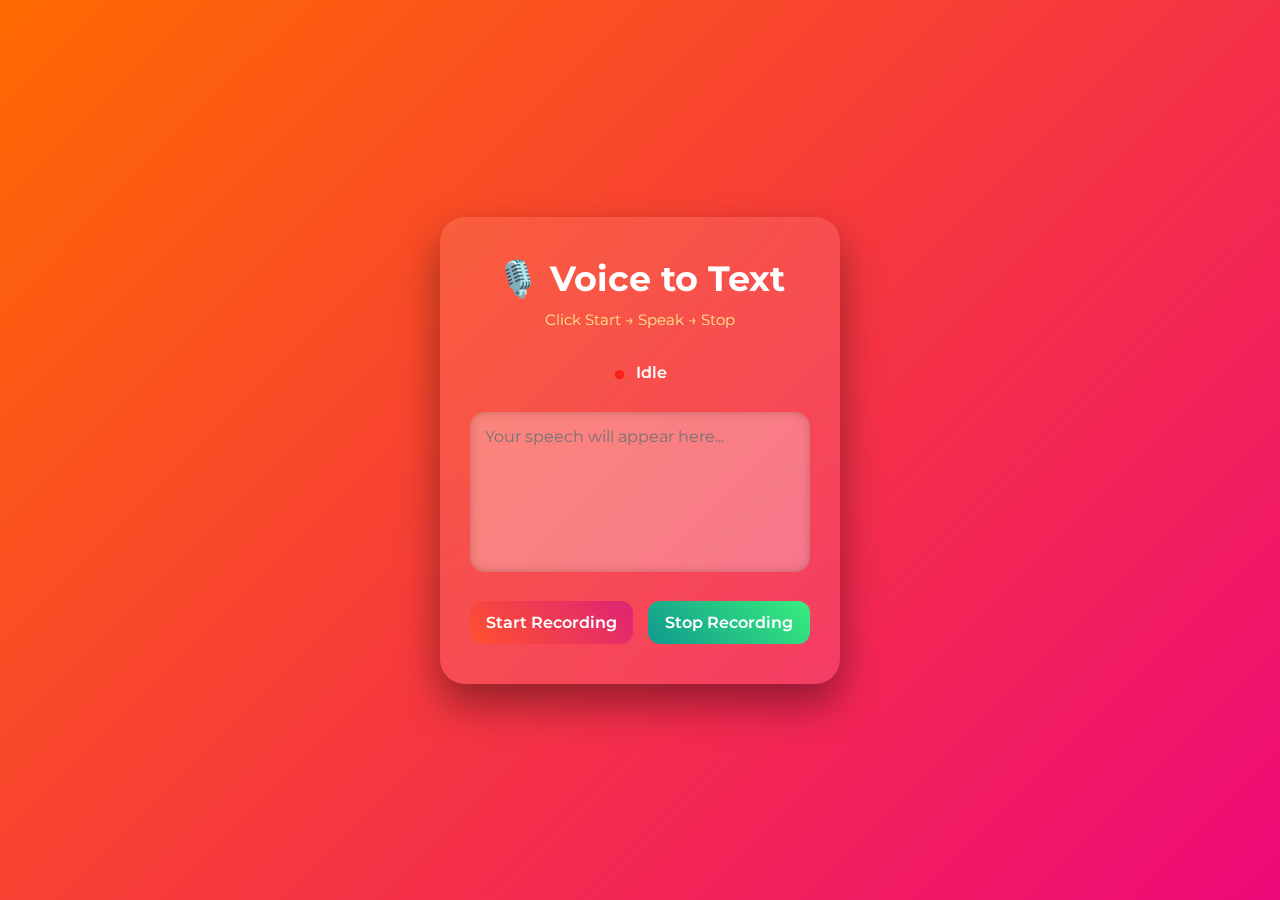
<file: index.html>
<!DOCTYPE html>
<html lang="en">
<head>
<meta charset="UTF-8">
<title>Voice to Text</title>
<style>
  @import url('https://fonts.googleapis.com/css2?family=Montserrat:wght@400;600&display=swap');

  * {
    margin: 0;
    padding: 0;
    box-sizing: border-box;
    font-family: 'Montserrat', sans-serif;
  }

  body {
    height: 100vh;
    display: flex;
    justify-content: center;
    align-items: center;
    background: linear-gradient(135deg, #ff6a00, #ee0979);
    color: #fff;
  }

  .container {
    background: rgba(255, 255, 255, 0.1);
    backdrop-filter: blur(15px);
    border-radius: 25px;
    padding: 40px 30px;
    width: 400px;
    text-align: center;
    box-shadow: 0 20px 40px rgba(0,0,0,0.4);
    transition: transform 0.3s ease;
  }

  .container:hover {
    transform: scale(1.02);
  }

  h1 {
    font-size: 2.2em;
    margin-bottom: 10px;
  }

  .subtitle {
    font-size: 0.95em;
    margin-bottom: 30px;
    color: #fce38a;
  }

  .status {
    display: flex;
    align-items: center;
    justify-content: center;
    margin-bottom: 25px;
  }

  #recordDot {
    color: red;
    font-size: 1.4em;
    margin-right: 10px;
    animation: pulse 1s infinite;
    opacity: 0.6;
  }

  #statusText {
    font-weight: 600;
    font-size: 1em;
    color: #fff;
  }

  @keyframes pulse {
    0%, 100% { opacity: 0.6; transform: scale(1); }
    50% { opacity: 1; transform: scale(1.3); }
  }

  textarea {
    width: 100%;
    height: 160px;
    border-radius: 15px;
    border: none;
    padding: 15px;
    font-size: 1em;
    resize: none;
    outline: none;
    background: rgba(255, 255, 255, 0.2);
    color: #fff;
    margin-bottom: 25px;
    backdrop-filter: blur(5px);
    box-shadow: inset 0 0 10px rgba(0,0,0,0.2);
  }

  .buttons {
    display: flex;
    gap: 15px;
    justify-content: center;
  }

  button {
    flex: 1;
    padding: 12px 0;
    border-radius: 12px;
    border: none;
    font-size: 1em;
    font-weight: 600;
    cursor: pointer;
    transition: all 0.3s ease;
    color: #fff;
  }

  #startBtn {
    background: linear-gradient(45deg, #ff512f, #dd2476);
  }

  #startBtn:hover {
    background: linear-gradient(45deg, #ff416c, #ff4b2b);
    transform: scale(1.05);
  }

  #stopBtn {
    background: linear-gradient(45deg, #11998e, #38ef7d);
  }

  #stopBtn:hover {
    background: linear-gradient(45deg, #43cea2, #185a9d);
    transform: scale(1.05);
  }

  button:disabled {
    background: rgba(255, 255, 255, 0.3);
    cursor: not-allowed;
  }

</style>
</head>
<body>
  <div class="container">
    <h1>🎙️ Voice to Text</h1>
    <p class="subtitle">Click Start → Speak → Stop</p>

    <div class="status">
      <span id="recordDot">●</span>
      <span id="statusText">Idle</span>
    </div>

    <textarea id="output" placeholder="Your speech will appear here..."></textarea>

    <div class="buttons">
      <button id="startBtn">Start Recording</button>
      <button id="stopBtn" disabled>Stop Recording</button>
    </div>
  </div>

  <script src="app.js"></script>
</body>
</html>
</file>
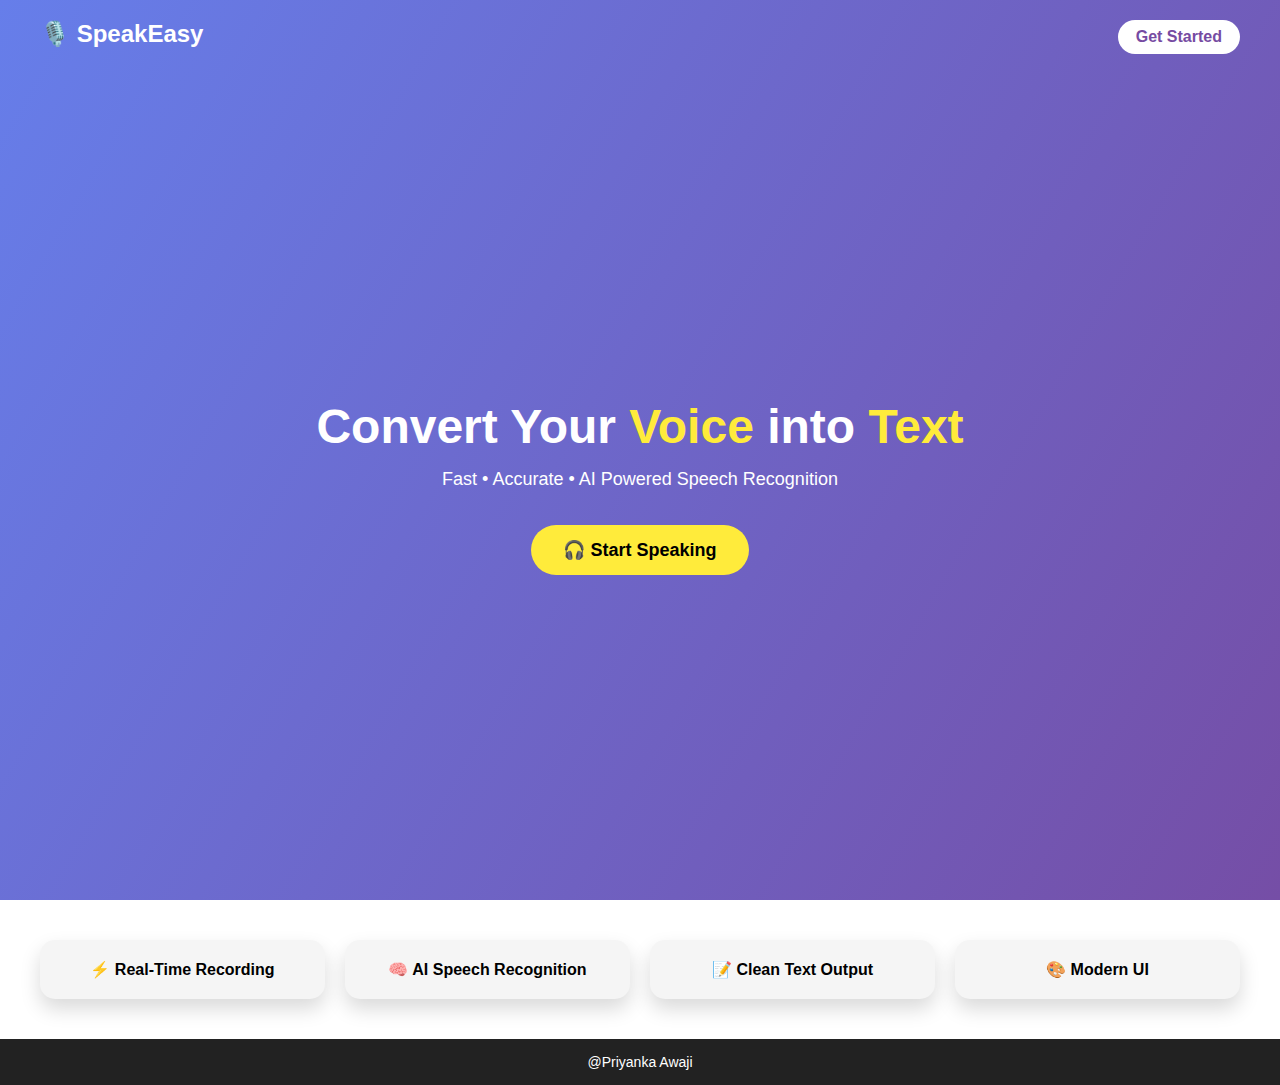
<file: landing.html>
<!DOCTYPE html>
<html lang="en">
<head>
  <meta charset="UTF-8">
  <title>Voice to Text App</title>
  <link rel="stylesheet" href="landing.css">
</head>
<body>

  <div class="hero">
    <nav>
      <h2>🎙️ SpeakEasy</h2>
      <a href="index.html" class="nav-btn">Get Started</a>
    </nav>

    <div class="hero-content">
      <h1>Convert Your <span>Voice</span> into <span>Text</span></h1>
      <p>Fast • Accurate • AI Powered Speech Recognition</p>

      <a href="index.html" class="main-btn">🎧 Start Speaking</a>
    </div>
  </div>

  <section class="features">
    <div class="feature">⚡ Real-Time Recording</div>
    <div class="feature">🧠 AI Speech Recognition</div>
    <div class="feature">📝 Clean Text Output</div>
    <div class="feature">🎨 Modern UI</div>
  </section>

  <footer>
    <p>@Priyanka Awaji</p>
  </footer>

</body>
</html>
</file>
<file: landing.css>
* {
  margin: 0;
  padding: 0;
  box-sizing: border-box;
  font-family: "Segoe UI", sans-serif;
}

body {
  background: linear-gradient(120deg, #667eea, #764ba2);
  color: white;
}

/* HERO */
.hero {
  height: 100vh;
  display: flex;
  flex-direction: column;
}

/* NAVBAR */
nav {
  display: flex;
  justify-content: space-between;
  padding: 20px 40px;
}

nav h2 {
  font-size: 24px;
}

.nav-btn {
  background: white;
  color: #764ba2;
  padding: 8px 18px;
  border-radius: 20px;
  text-decoration: none;
  font-weight: bold;
}

/* HERO CONTENT */
.hero-content {
  flex: 1;
  display: flex;
  flex-direction: column;
  justify-content: center;
  align-items: center;
  text-align: center;
}

.hero-content h1 {
  font-size: 48px;
}

.hero-content h1 span {
  color: #ffeb3b;
}

.hero-content p {
  margin: 15px 0;
  font-size: 18px;
}

.main-btn {
  margin-top: 20px;
  padding: 14px 32px;
  font-size: 18px;
  border-radius: 30px;
  background: #ffeb3b;
  color: black;
  text-decoration: none;
  font-weight: bold;
  transition: transform 0.3s;
}

.main-btn:hover {
  transform: scale(1.1);
}

/* FEATURES */
.features {
  background: white;
  color: black;
  display: grid;
  grid-template-columns: repeat(auto-fit, minmax(200px, 1fr));
  padding: 40px;
  gap: 20px;
}

.feature {
  background: #f5f5f5;
  padding: 20px;
  border-radius: 15px;
  text-align: center;
  font-weight: bold;
  box-shadow: 0 10px 20px rgba(0,0,0,0.15);
}

/* FOOTER */
footer {
  text-align: center;
  padding: 15px;
  font-size: 14px;
  background: #222;
}
</file>
